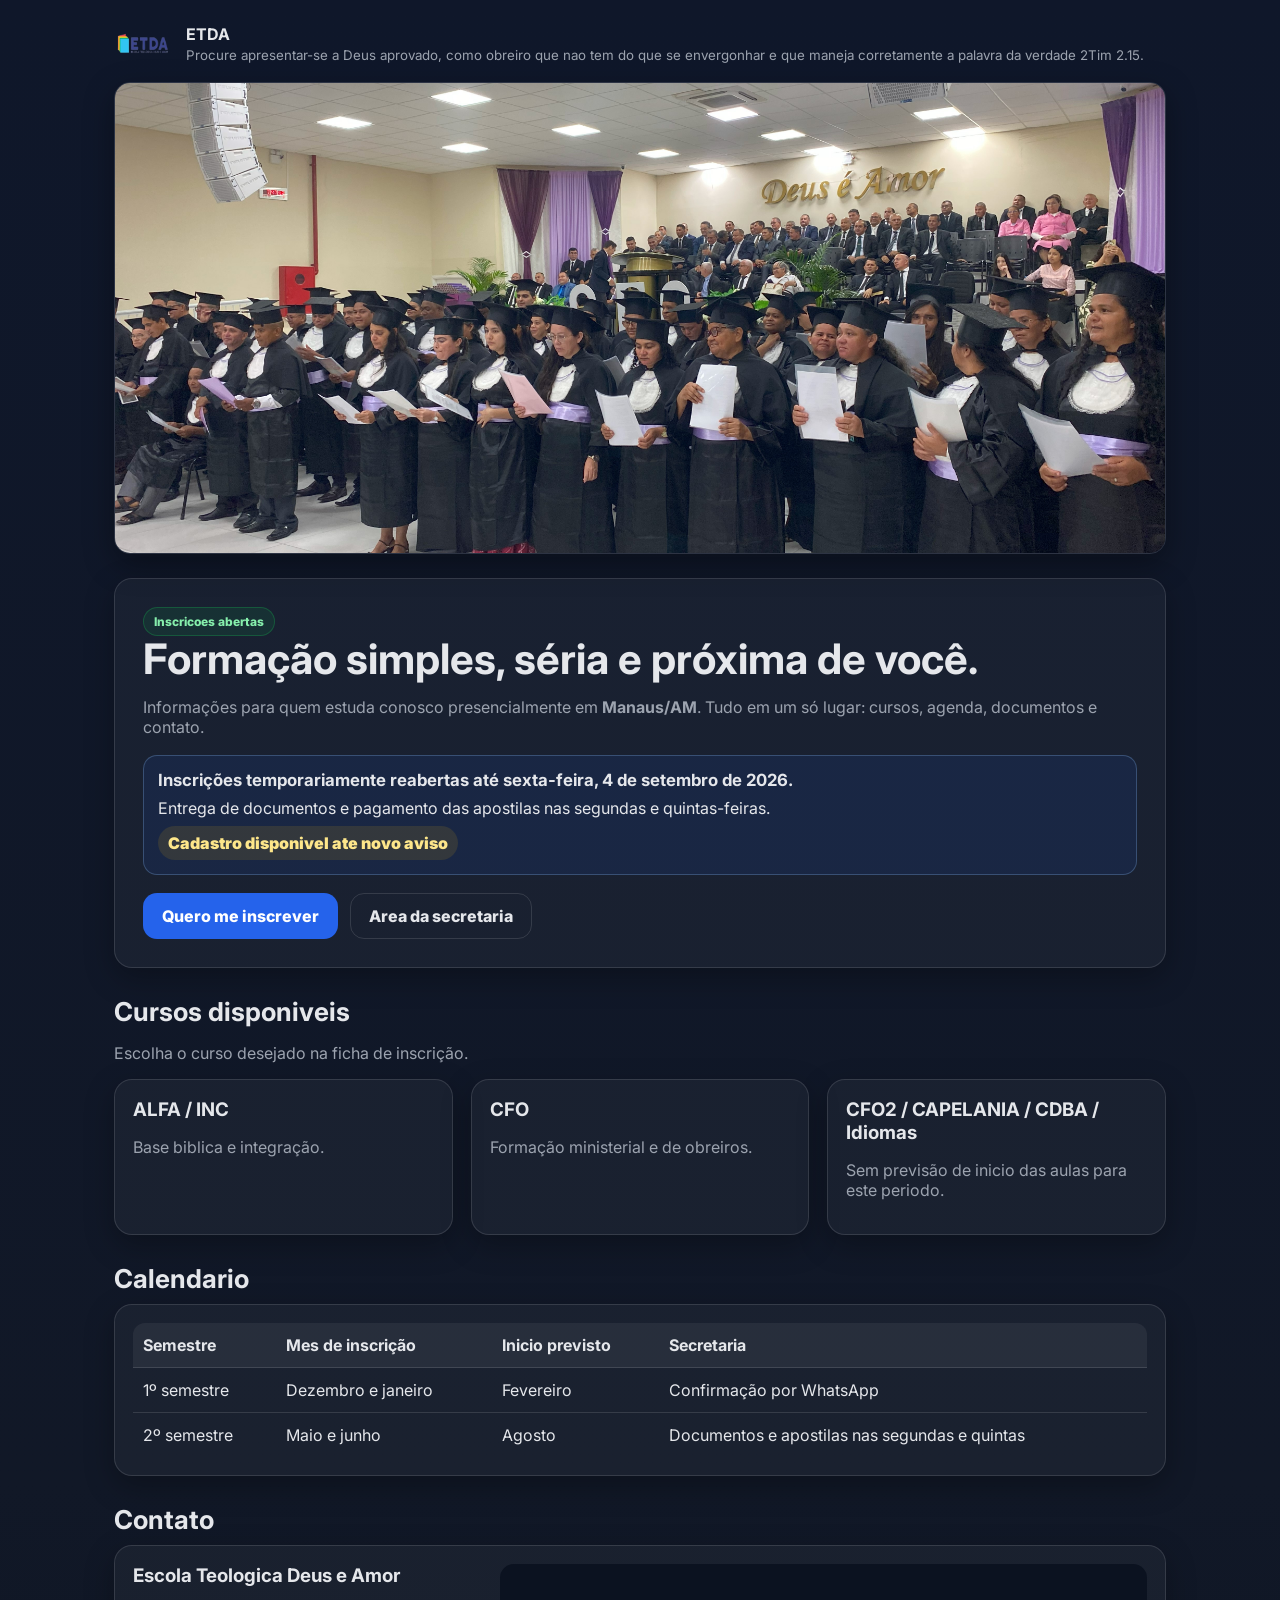
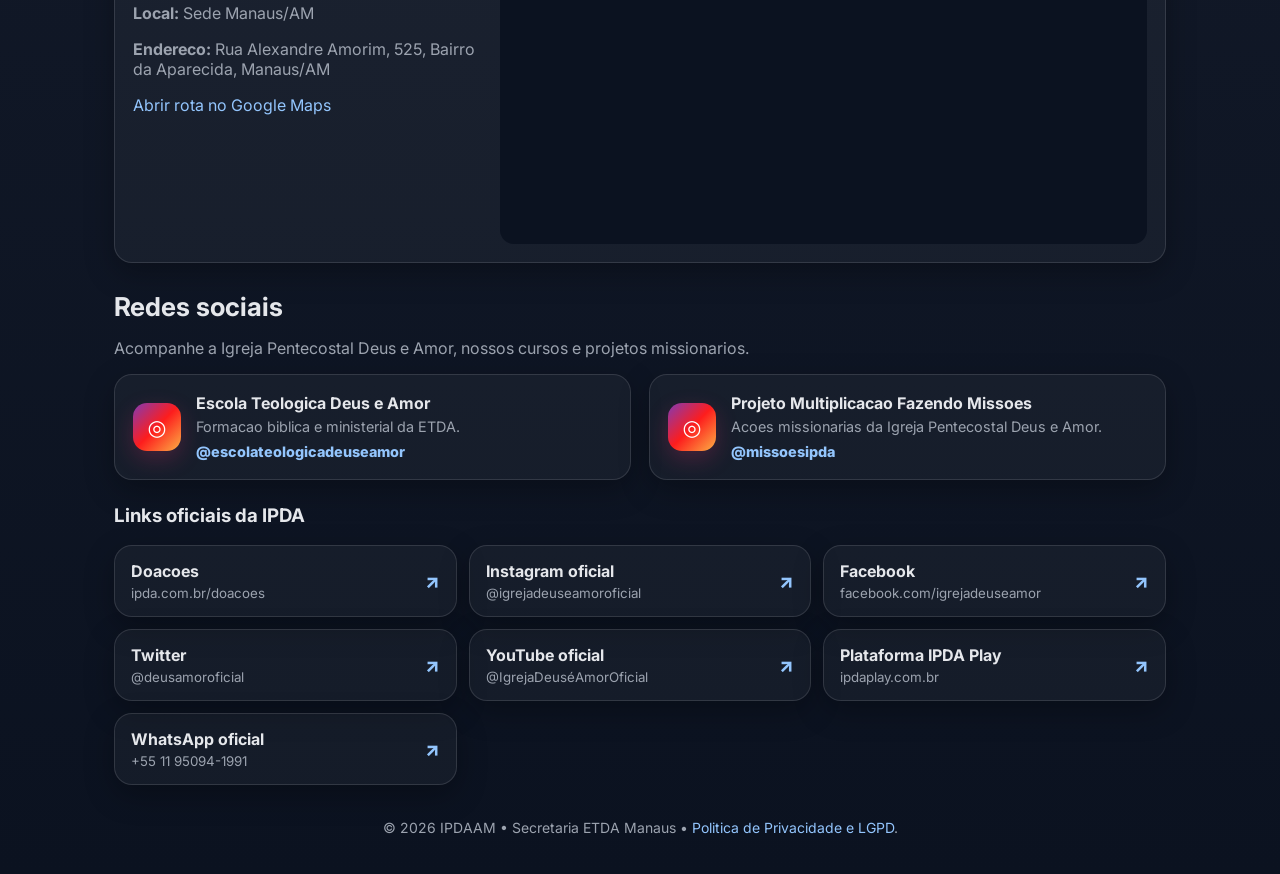
<file: index.html>
<!doctype html>
<html lang="pt-BR">
<head>
  <meta charset="utf-8">
  <meta name="viewport" content="width=device-width, initial-scale=1">
  <title>IPDAAM</title>
  <meta name="description" content="Informacoes dos cursos ETDA Manaus: cursos, calendario, inscricoes e contato.">
  <meta name="theme-color" content="#0f172a">
  <link rel="preconnect" href="https://fonts.gstatic.com" crossorigin>
  <link href="https://fonts.googleapis.com/css2?family=Inter:wght@400;600;800&display=swap" rel="stylesheet">
  <style>
    :root{--bg:#0f172a;--card:#111827;--text:#e5e7eb;--muted:#9ca3af;--brand:#2563eb;--line:rgba(255,255,255,.12);--warn:#ca8a04;--ok:#16a34a;--radius:18px}*{box-sizing:border-box}body{margin:0;font-family:Inter,system-ui,-apple-system,Segoe UI,Arial,sans-serif;background:linear-gradient(180deg,var(--bg),#111827 60%,#0b1220);color:var(--text)}a{color:#93c5fd;text-decoration:none}a:hover{text-decoration:underline}.container{max-width:1100px;margin:auto;padding:24px}header{display:flex;gap:16px;align-items:center;justify-content:space-between}.brand{display:flex;gap:12px;align-items:center}.logo{width:60px;height:auto;object-fit:contain}nav a{margin-left:16px;font-weight:700}.carousel{max-width:1100px;margin:18px auto 24px;border-radius:16px;overflow:hidden;border:1px solid var(--line);box-shadow:0 10px 30px rgba(0,0,0,.35)}.carousel img{display:block;width:100%;max-height:470px;object-fit:cover}.hero{display:grid;grid-template-columns:1.2fr .8fr;gap:24px}.hero-single{grid-template-columns:1fr}.card{background:rgba(255,255,255,.04);border:1px solid var(--line);border-radius:var(--radius);box-shadow:0 10px 30px rgba(0,0,0,.28)}.left{padding:28px}.hero h1{margin:0 0 10px;font-size:42px;line-height:1.08}.hero p,.section p{color:var(--muted)}.registration-panel{display:grid;gap:8px;margin:18px 0;padding:14px;border:1px solid rgba(147,197,253,.26);border-radius:14px;background:rgba(37,99,235,.1)}.registration-panel strong{font-size:1.05rem}.countdown{display:inline-flex;width:max-content;max-width:100%;padding:7px 10px;border-radius:999px;background:rgba(234,179,8,.12);color:#fde68a;font-weight:900}.cta{display:flex;gap:12px;flex-wrap:wrap}.btn{display:inline-block;padding:12px 18px;border-radius:14px;font-weight:800;border:1px solid transparent}.btn.is-disabled{pointer-events:none;opacity:.55}.primary{background:var(--brand);color:white}.secondary{border-color:var(--line);color:var(--text)}.badge{display:inline-block;background:rgba(22,163,74,.12);color:#86efac;padding:6px 10px;border:1px solid rgba(22,163,74,.35);border-radius:999px;font-size:12px;font-weight:800}.badge.closed{background:rgba(180,63,76,.12);color:#fecdd3;border-color:rgba(180,63,76,.35)}.notice{padding:14px;border-left:4px solid var(--warn);background:rgba(234,179,8,.08);border-radius:10px}.section{margin:28px 0}.section h2{margin:0 0 10px;font-size:26px}.grid{display:grid;gap:18px}.cols-3{grid-template-columns:repeat(3,1fr)}.item{padding:18px}.item h3{margin:0 0 6px}table{width:100%;border-collapse:collapse;border-radius:12px;overflow:hidden}th,td{padding:12px 10px;text-align:left}thead{background:rgba(255,255,255,.06)}tbody tr{border-top:1px solid var(--line)}.map-card{display:grid;grid-template-columns:minmax(220px,.7fr) minmax(0,1.3fr);gap:18px;align-items:stretch}.map-card iframe{display:block;width:100%;min-height:280px;border:0;border-radius:14px;background:#0b1220}.footer{margin:34px 0 14px;color:var(--muted);text-align:center;font-size:14px}@media(max-width:900px){header,.hero{display:block}nav{margin-top:16px}.cols-3,.map-card{grid-template-columns:1fr}.hero h1{font-size:34px}}
  </style>
  <style>
    .social-grid{display:grid;grid-template-columns:repeat(2,minmax(0,1fr));gap:18px}
    .social-card{display:flex;align-items:center;gap:15px;padding:18px;color:var(--text);transition:transform .2s ease,border-color .2s ease,background .2s ease}
    .social-card:hover{transform:translateY(-2px);border-color:rgba(147,197,253,.45);background:rgba(255,255,255,.07);text-decoration:none}
    .instagram-icon{display:grid;flex:0 0 48px;place-items:center;width:48px;height:48px;border-radius:14px;background:linear-gradient(135deg,#833ab4,#fd1d1d,#fcb045);color:#fff;font-size:1.35rem;font-weight:800;box-shadow:0 8px 22px rgba(225,48,108,.24)}
    .social-copy{min-width:0}.social-copy strong{display:block;margin-bottom:4px;font-size:1rem}.social-copy span{display:block;color:var(--muted);font-size:.9rem;line-height:1.35}.social-handle{margin-top:5px;color:#93c5fd!important;font-weight:800}
    .official-links{display:grid;grid-template-columns:repeat(3,minmax(0,1fr));gap:12px;margin-top:18px}.official-link{display:flex;align-items:center;justify-content:space-between;gap:12px;min-height:72px;padding:14px 16px;color:var(--text)}.official-link:hover{border-color:rgba(147,197,253,.45);background:rgba(255,255,255,.07);text-decoration:none}.official-link strong{display:block}.official-link small{display:block;margin-top:4px;color:var(--muted);overflow-wrap:anywhere}.official-arrow{color:#93c5fd;font-size:1.2rem;font-weight:800}
    @media(max-width:900px){.official-links{grid-template-columns:repeat(2,minmax(0,1fr))}}@media(max-width:700px){.container{padding:16px}.social-grid,.official-links{grid-template-columns:1fr}.social-card{padding:15px}.instagram-icon{width:44px;height:44px;flex-basis:44px}.section{margin:22px 0}.official-link{min-height:66px}}
  </style>
</head>
<body>
  <div class="container">
    <header>
      <div class="brand">
        <img src="assets/logo/etda.png" alt="Logo ETDA" class="logo">
        <div><strong>ETDA</strong><br><small style="color:var(--muted)">Procure apresentar-se a Deus aprovado, como obreiro que nao tem do que se envergonhar e que maneja corretamente a palavra da verdade 2Tim 2.15.</small></div>
      </div>
    </header>

    <section class="carousel" aria-label="Banner dos cursos">
      <img src="assets/banners/foto1.jpg" alt="Turma ETDA" loading="lazy">
    </section>

    <section class="hero hero-single">
      <div class="left card">
        <span id="registrationBadge" class="badge">Periodo de inscricoes</span>
        <h1>Formação simples, séria e próxima de você.</h1>
        <p>Informações para quem estuda conosco presencialmente em <strong>Manaus/AM</strong>. Tudo em um só lugar: cursos, agenda, documentos e contato.</p>
        <div class="registration-panel">
          <strong>Inscrições temporariamente reabertas até sexta-feira, 4 de setembro de 2026.</strong>
          <span>Entrega de documentos e pagamento das apostilas nas segundas e quintas-feiras.</span>
          <span id="registrationCountdown" class="countdown"></span>
        </div>
        <div class="cta">
          <a id="registrationLink" class="btn primary" href="inscricao.html">Quero me inscrever</a>
          <a class="btn secondary" href="secretaria.html">Area da secretaria</a>
        </div>
      </div>
    </section>

    <section id="cursos" class="section">
      <h2>Cursos disponiveis</h2>
      <p>Escolha o curso desejado na ficha de inscrição.</p>
      <div class="grid cols-3">
        <div class="card item"><h3>ALFA / INC</h3><p>Base biblica e integração.</p></div>
        <div class="card item"><h3>CFO</h3><p>Formação ministerial e de obreiros.</p></div>
        <div class="card item"><h3>CFO2 / CAPELANIA / CDBA / Idiomas</h3><p>Sem previsão de inicio das aulas para este periodo.</p></div>
      </div>
    </section>

    <section id="calendario" class="section">
      <h2>Calendario</h2>
      <div class="card item">
        <table>
          <thead><tr><th>Semestre</th><th>Mes de inscrição</th><th>Inicio previsto</th><th>Secretaria</th></tr></thead>
          <tbody>
            <tr><td>1º semestre</td><td>Dezembro e janeiro</td><td>Fevereiro</td><td>Confirmação por WhatsApp</td></tr>
            <tr><td>2º semestre</td><td>Maio e junho</td><td>Agosto</td><td>Documentos e apostilas nas segundas e quintas</td></tr>
          </tbody>
        </table>
      </div>
    </section>

    <section id="contato" class="section">
      <h2>Contato</h2>
      <div class="card item map-card">
        <div>
          <h3>Escola Teologica Deus e Amor</h3>
          <p><strong>Local:</strong> Sede Manaus/AM</p>
          <p><strong>Endereco:</strong> Rua Alexandre Amorim, 525, Bairro da Aparecida, Manaus/AM</p>
          <p><a href="https://www.google.com/maps/search/?api=1&query=Rua%20Alexandre%20Amorim%20525%20Aparecida%20Manaus%20AM" target="_blank" rel="noopener">Abrir rota no Google Maps</a></p>
        </div>
        <iframe title="Mapa da Escola Teologica Deus e Amor" loading="lazy" allowfullscreen referrerpolicy="no-referrer-when-downgrade" src="https://www.google.com/maps?q=Rua%20Alexandre%20Amorim%2C%20525%2C%20Aparecida%2C%20Manaus%2C%20AM&output=embed"></iframe>
      </div>
    </section>

    <section id="redes-sociais" class="section">
      <h2>Redes sociais</h2>
      <p>Acompanhe a Igreja Pentecostal Deus e Amor, nossos cursos e projetos missionarios.</p>
      <div class="social-grid">
        <a class="card social-card" href="https://www.instagram.com/escolateologicadeuseamor/" target="_blank" rel="noopener noreferrer" aria-label="Instagram da Escola Teologica Deus e Amor">
          <span class="instagram-icon" aria-hidden="true">◎</span>
          <span class="social-copy"><strong>Escola Teologica Deus e Amor</strong><span>Formacao biblica e ministerial da ETDA.</span><span class="social-handle">@escolateologicadeuseamor</span></span>
        </a>
        <a class="card social-card" href="https://www.instagram.com/missoesipda/" target="_blank" rel="noopener noreferrer" aria-label="Instagram do Projeto Multiplicacao Fazendo Missoes">
          <span class="instagram-icon" aria-hidden="true">◎</span>
          <span class="social-copy"><strong>Projeto Multiplicacao Fazendo Missoes</strong><span>Acoes missionarias da Igreja Pentecostal Deus e Amor.</span><span class="social-handle">@missoesipda</span></span>
        </a>
      </div>
      <h3 style="margin:24px 0 8px">Links oficiais da IPDA</h3>
      <div class="official-links">
        <a class="card official-link" href="https://ipda.com.br/doacoes" target="_blank" rel="noopener noreferrer"><span><strong>Doacoes</strong><small>ipda.com.br/doacoes</small></span><span class="official-arrow" aria-hidden="true">↗</span></a>
        <a class="card official-link" href="https://www.instagram.com/igrejadeuseamoroficial/" target="_blank" rel="noopener noreferrer"><span><strong>Instagram oficial</strong><small>@igrejadeuseamoroficial</small></span><span class="official-arrow" aria-hidden="true">↗</span></a>
        <a class="card official-link" href="https://www.facebook.com/igrejadeuseamor/" target="_blank" rel="noopener noreferrer"><span><strong>Facebook</strong><small>facebook.com/igrejadeuseamor</small></span><span class="official-arrow" aria-hidden="true">↗</span></a>
        <a class="card official-link" href="https://twitter.com/deusamoroficial" target="_blank" rel="noopener noreferrer"><span><strong>Twitter</strong><small>@deusamoroficial</small></span><span class="official-arrow" aria-hidden="true">↗</span></a>
        <a class="card official-link" href="https://www.youtube.com/@IgrejaDeus%C3%A9AmorOficial" target="_blank" rel="noopener noreferrer"><span><strong>YouTube oficial</strong><small>@IgrejaDeuséAmorOficial</small></span><span class="official-arrow" aria-hidden="true">↗</span></a>
        <a class="card official-link" href="https://www.ipdaplay.com.br" target="_blank" rel="noopener noreferrer"><span><strong>Plataforma IPDA Play</strong><small>ipdaplay.com.br</small></span><span class="official-arrow" aria-hidden="true">↗</span></a>
        <a class="card official-link" href="https://api.whatsapp.com/send?phone=5511950941991" target="_blank" rel="noopener noreferrer"><span><strong>WhatsApp oficial</strong><small>+55 11 95094-1991</small></span><span class="official-arrow" aria-hidden="true">↗</span></a>
      </div>
    </section>

    <p class="footer">&copy; <span id="year"></span> IPDAAM &bull; Secretaria ETDA Manaus &bull; <a href="privacidade.html">Politica de Privacidade e LGPD</a>.</p>
  </div>
  <script>
const registrationStart = new Date("2026-09-28T00:00:00-04:00");
const registrationEnd = null; // Aberto ate novo aviso.
const badge = document.querySelector("#registrationBadge");
const countdown = document.querySelector("#registrationCountdown");
const registrationLink = document.querySelector("#registrationLink");

function fullDaysUntil(target, now = new Date()) {
  return Math.max(0, Math.ceil((target.getTime() - now.getTime()) / 86400000));
}

function updateRegistrationStatus() {
  const now = new Date();
  if (now < registrationStart) {
    const days = fullDaysUntil(registrationStart, now);
    badge.textContent = "Inscricoes em breve";
    countdown.textContent = `Faltam ${days} dia${days === 1 ? "" : "s"} para abrir`;
    registrationLink.classList.add("is-disabled");
    registrationLink.setAttribute("aria-disabled", "true");
    return;
  }
  if (registrationEnd && now > registrationEnd) {
    badge.textContent = "Inscricoes encerradas";
    badge.classList.add("closed");
    countdown.textContent = "Inscricoes encerradas";
    registrationLink.classList.add("is-disabled");
    registrationLink.setAttribute("aria-disabled", "true");
    return;
  }
  if (!registrationEnd) {
    badge.textContent = "Inscricoes abertas";
    countdown.textContent = "Cadastro disponivel ate novo aviso";
    return;
  }
  const days = fullDaysUntil(registrationEnd, now);
  badge.textContent = "Inscricoes abertas";
  countdown.textContent = `Faltam ${days} dia${days === 1 ? "" : "s"} para o encerramento`;
}

document.getElementById("year").textContent = new Date().getFullYear();
updateRegistrationStatus();
  </script>
</body>
</html>
</file>
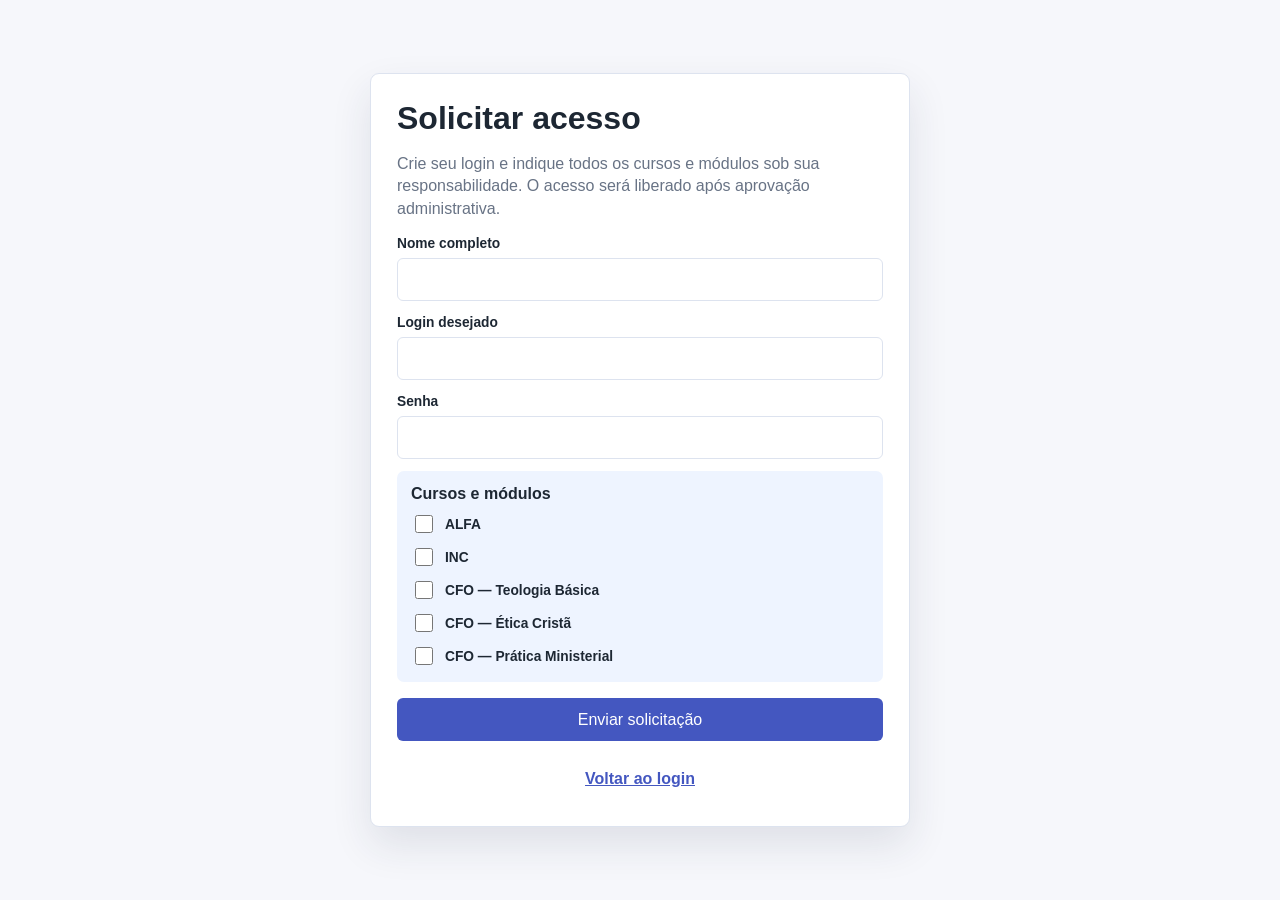
<file: cadastro-presenca.html>
<!doctype html><html lang="pt-BR"><head><meta charset="utf-8"><meta name="viewport" content="width=device-width,initial-scale=1"><title>Solicitar acesso - Presenca ETDA</title><style>
:root{--brand:#4457c0;--bg:#f6f7fb;--line:#dde3ef;--muted:#687385}*{box-sizing:border-box}body{margin:0;min-height:100vh;display:grid;place-items:center;background:var(--bg);font-family:Arial;color:#1d2733}.card{width:min(540px,calc(100% - 24px));padding:26px;border:1px solid var(--line);border-radius:9px;background:#fff;box-shadow:0 18px 40px rgba(37,47,77,.11)}h1{margin:0 0 8px}p{color:var(--muted);line-height:1.4}label{display:grid;gap:7px;margin-top:14px;font-size:.86rem;font-weight:800}input{min-height:43px;padding:10px;border:1px solid var(--line);border-radius:6px;font:inherit}.options{display:grid;gap:9px;margin-top:12px;padding:14px;background:#eef4ff;border-radius:7px}.options label{display:flex;align-items:center;gap:9px;margin:0}.options input{min-height:auto;width:18px;height:18px}button,a{display:flex;align-items:center;justify-content:center;min-height:43px;margin-top:16px;border-radius:6px;font-weight:900}button{width:100%;border:0;background:var(--brand);color:#fff;font:inherit;cursor:pointer}a{color:var(--brand)}.message{font-weight:800}.ok{color:#13834a}.error{color:#b43f4c}</style></head><body><main class="card"><h1>Solicitar acesso</h1><p>Crie seu login e indique todos os cursos e módulos sob sua responsabilidade. O acesso será liberado após aprovação administrativa.</p><form id="form"><label>Nome completo<input id="name" required></label><label>Login desejado<input id="login" required></label><label>Senha<input id="password" type="password" minlength="6" required></label><div class="options"><strong>Cursos e módulos</strong><label><input type="checkbox" data-course="ALFA"> ALFA</label><label><input type="checkbox" data-course="INC"> INC</label><label><input type="checkbox" data-course="CFO" data-module="Teologia Basica"> CFO — Teologia Básica</label><label><input type="checkbox" data-course="CFO" data-module="Etica Crista"> CFO — Ética Cristã</label><label><input type="checkbox" data-course="CFO" data-module="Pratica Ministerial"> CFO — Prática Ministerial</label></div><p id="message" class="message"></p><button type="submit">Enviar solicitação</button></form><a href="presenca.html">Voltar ao login</a></main><script>
const form=document.querySelector('#form'),message=document.querySelector('#message');form.addEventListener('submit',async(e)=>{e.preventDefault();message.textContent='Enviando...';message.className='message';const scopes=[...document.querySelectorAll('[data-course]:checked')].map(i=>({course:i.dataset.course,module:i.dataset.module||''}));try{const r=await fetch('/api/attendance-register',{method:'POST',headers:{'content-type':'application/json','accept':'application/json'},body:JSON.stringify({name:document.querySelector('#name').value,login:document.querySelector('#login').value,password:document.querySelector('#password').value,scopes})});const d=await r.json();if(!r.ok)throw new Error(d.error);message.textContent=d.message;message.className='message ok';form.reset()}catch(err){message.textContent=err.message||'Não foi possível enviar.';message.className='message error'}});
</script></body></html>
</file>
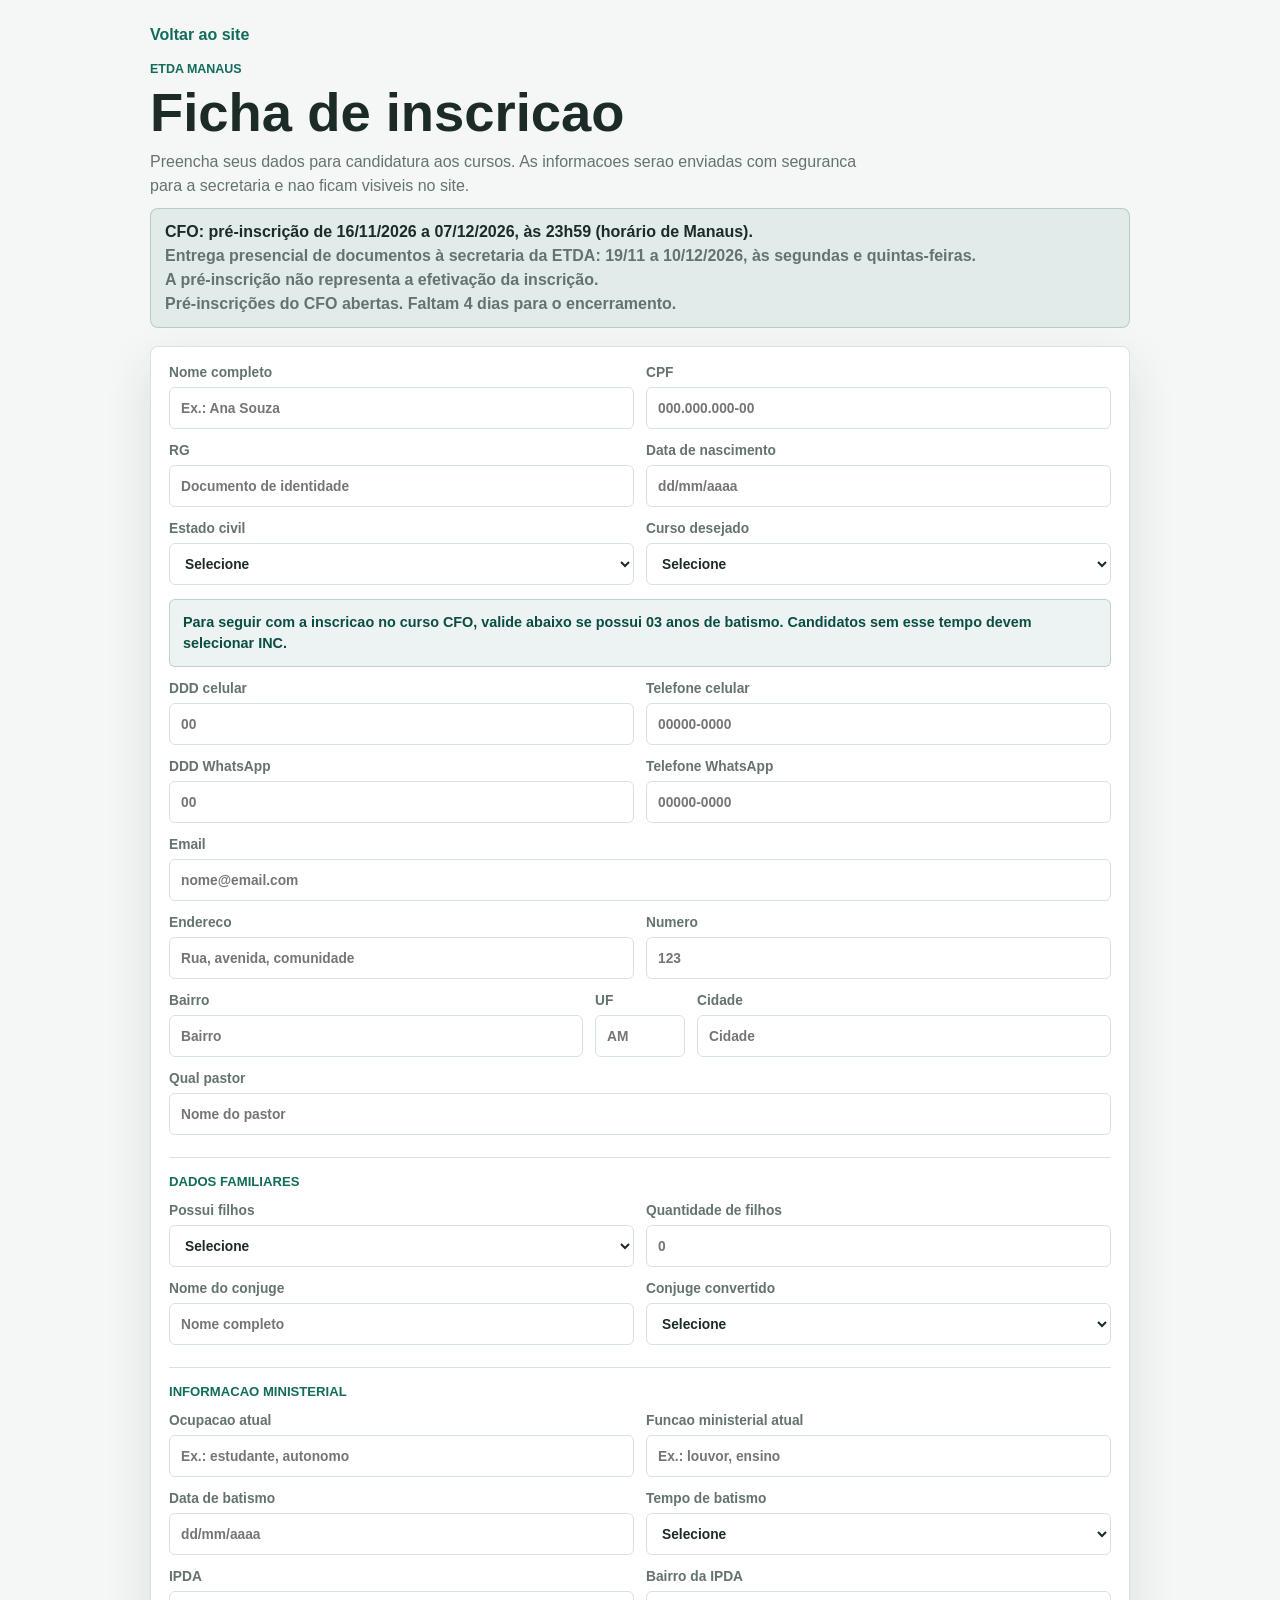
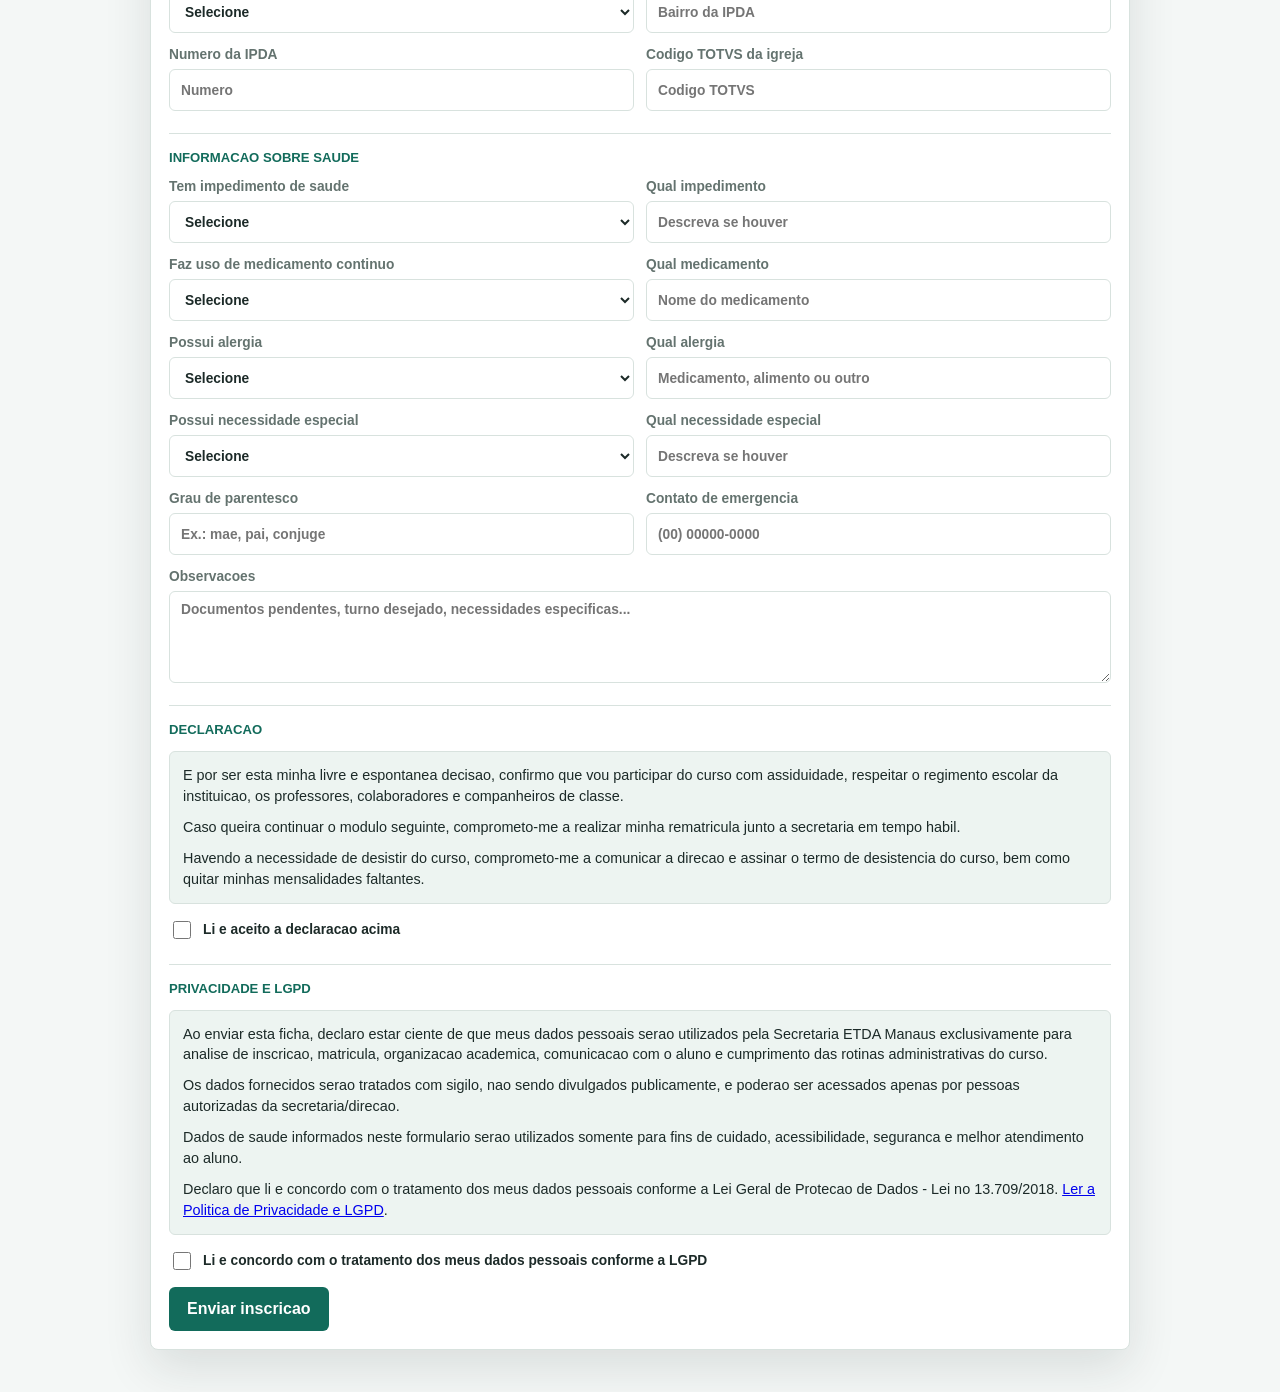
<file: inscricao.html>
<!doctype html>
<html lang="pt-BR">
<head>
  <meta charset="utf-8">
  <meta name="viewport" content="width=device-width, initial-scale=1">
  <title>Inscricao ETDA Manaus</title>
  <style>
    :root{--bg:#f4f7f6;--surface:#fff;--surface-strong:#edf4f1;--text:#1c2a28;--muted:#64736f;--line:#d8e2de;--brand:#126b5b;--brand-dark:#0b4d42;--danger:#b43f4c;--ok:#16784f;--shadow:0 18px 48px rgba(22,44,39,.12)}*{box-sizing:border-box}body{margin:0;min-height:100vh;background:var(--bg);color:var(--text);font-family:Arial,Helvetica,sans-serif}button,input,select,textarea{font:inherit}.page{width:min(980px,calc(100% - 32px));margin:0 auto;padding:26px 0 42px}.back-link{display:inline-block;margin-bottom:18px;color:var(--brand);font-weight:800;text-decoration:none}.hero{display:grid;gap:10px;margin-bottom:18px}.eyebrow{margin:0;color:var(--brand);font-size:.78rem;font-weight:800;text-transform:uppercase}h1,h2{margin:0}h1{font-size:clamp(2rem,5vw,3.4rem);line-height:1}.lead{max-width:720px;margin:0;color:var(--muted);font-size:1rem;line-height:1.5}.registration-notice{display:grid;gap:6px;padding:14px;border:1px solid rgba(18,107,91,.22);border-radius:8px;background:rgba(18,107,91,.08);font-weight:700}.registration-notice.is-closed{border-color:rgba(180,63,76,.25);background:rgba(180,63,76,.08);color:var(--danger)}.registration-notice span{color:var(--muted);font-weight:700}.form-card{display:grid;gap:14px;padding:18px;border:1px solid var(--line);border-radius:8px;background:var(--surface);box-shadow:var(--shadow)}.form-card.is-closed{opacity:.72}.grid-2{display:grid;grid-template-columns:1fr 1fr;gap:12px}.grid-3{display:grid;grid-template-columns:1fr 90px 1fr;gap:12px}.section-title{margin-top:8px;padding-top:16px;border-top:1px solid var(--line);color:var(--brand);font-size:.82rem;font-weight:800;text-transform:uppercase}label{display:grid;gap:7px;color:var(--muted);font-size:.86rem;font-weight:700}input,select,textarea{width:100%;min-height:42px;padding:10px 11px;border:1px solid var(--line);border-radius:6px;background:#fff;color:var(--text);outline:none}textarea{min-height:92px;resize:vertical}input:focus,select:focus,textarea:focus{border-color:var(--brand);box-shadow:0 0 0 3px rgba(18,107,91,.13)}.course-warning{margin:0;padding:12px 13px;border:1px solid rgba(18,107,91,.22);border-radius:6px;background:rgba(18,107,91,.08);color:var(--brand-dark);font-size:.9rem;font-weight:800;line-height:1.45}.declaration-box{display:grid;gap:10px;padding:13px;border:1px solid var(--line);border-radius:6px;background:var(--surface-strong);font-size:.9rem;line-height:1.45}.declaration-box p{margin:0}.check-field{display:flex;gap:9px;align-items:center;color:var(--text)}.check-field input{width:18px;min-height:18px;padding:0}.hp-field{position:absolute;left:-9999px;opacity:0}.actions{display:flex;gap:12px;align-items:center;flex-wrap:wrap}.primary-button{min-height:44px;padding:0 18px;border:0;border-radius:6px;background:var(--brand);color:#fff;cursor:pointer;font-weight:800}.primary-button:hover{background:var(--brand-dark)}.primary-button:disabled{cursor:not-allowed;opacity:.72}.message{display:none;margin:0;padding:12px 14px;border-radius:6px;font-weight:700}.message.is-visible{display:block}.message.ok{border:1px solid rgba(22,120,79,.25);background:rgba(22,120,79,.1);color:var(--ok)}.message.error{border:1px solid rgba(180,63,76,.25);background:rgba(180,63,76,.1);color:var(--danger)}.documents-panel{display:none;padding:16px;border:1px solid rgba(18,107,91,.25);border-radius:8px;background:rgba(18,107,91,.08)}.documents-panel.is-visible{display:block}.documents-panel h2{font-size:1.05rem}.documents-panel p{margin:6px 0 0;color:var(--muted);line-height:1.45}.documents-panel ol{margin:12px 0 0;padding-left:22px;line-height:1.7}@media(max-width:680px){.page{width:min(100% - 20px,980px);padding:16px 0 32px}.grid-2,.grid-3{grid-template-columns:1fr}.actions{display:grid}.primary-button{width:100%}}
    [hidden]{display:none!important}.document-checklist{margin:0;padding:14px;border:1px solid var(--line);border-radius:6px;min-width:0}.document-checklist legend{padding:0 6px;color:var(--brand);font-weight:800}.document-checklist p{margin:0 0 10px;line-height:1.5;color:var(--muted)}.document-checklist .check-field{min-height:44px}.check-field input{flex-shrink:0}.confirmation-protocol{overflow-wrap:anywhere}.whatsapp-button{display:inline-flex;align-items:center;justify-content:center;text-decoration:none;margin-top:14px;padding:12px 18px;height:auto;text-align:center;line-height:1.4}.whatsapp-button:focus-visible{outline:3px solid var(--brand-dark);outline-offset:3px}#confirmationWhatsappLabel{margin-top:14px}#confirmationWhatsappHelp{font-size:.86rem}.documents-panel ul{padding-left:22px;line-height:1.7}
  </style>
</head>
<body>
  <main class="page">
    <a class="back-link" href="index.html">Voltar ao site</a>
    <section class="hero">
      <p class="eyebrow">ETDA Manaus</p>
      <h1>Ficha de inscricao</h1>
      <p class="lead">Preencha seus dados para candidatura aos cursos. As informacoes serao enviadas com seguranca para a secretaria e nao ficam visiveis no site.</p>
      <div id="registrationNotice" class="registration-notice">
        <strong>CFO: pré-inscrição de 16/11/2026 a 07/12/2026, às 23h59 (horário de Manaus).</strong>
        <span>Entrega presencial de documentos à secretaria da ETDA: 19/11 a 10/12/2026, às segundas e quintas-feiras.</span>
        <span>A pré-inscrição não representa a efetivação da inscrição.</span>
        <span id="registrationStatus" aria-live="polite"></span>
      </div>
    </section>

    <form id="candidateForm" class="form-card" autocomplete="on">
      <input id="website" class="hp-field" type="text" tabindex="-1" autocomplete="off">

      <div class="grid-2">
        <label>Nome completo<input id="fullName" type="text" placeholder="Ex.: Ana Souza" required></label>
        <label>CPF<input id="cpf" type="text" inputmode="numeric" placeholder="000.000.000-00" required></label>
      </div>

      <div class="grid-2">
        <label>RG<input id="rg" type="text" placeholder="Documento de identidade"></label>
        <label>Data de nascimento<input id="birthDate" type="text" inputmode="numeric" placeholder="dd/mm/aaaa" required></label>
      </div>

      <div class="grid-2">
        <label>Estado civil<select id="maritalStatus" required><option value="">Selecione</option><option>Solteiro(a)</option><option>Casado(a)</option><option>Divorciado(a)</option><option>Viuvo(a)</option><option>Uniao estavel</option></select></label>
        <label>Curso desejado<select id="grade" required><option value="">Selecione</option><option>ALFA</option><option>CFO</option><option>INC</option><option disabled>CAPELANIA - sem previsao</option><option disabled>CFO2 - sem previsao</option><option disabled>CDBA - sem previsao</option><option disabled>INGLES - sem previsao</option><option disabled>ESPANHOL - sem previsao</option></select></label>
      </div>
      <p class="course-warning">Para seguir com a inscricao no curso CFO, valide abaixo se possui 03 anos de batismo. Candidatos sem esse tempo devem selecionar INC.</p>

      <div class="grid-2">
        <label>DDD celular<input id="mobileDdd" type="text" inputmode="numeric" placeholder="00" maxlength="2"></label>
        <label>Telefone celular<input id="mobilePhone" type="tel" placeholder="00000-0000"></label>
      </div>

      <div class="grid-2">
        <label>DDD WhatsApp<input id="whatsappDdd" type="text" inputmode="numeric" placeholder="00" maxlength="2"></label>
        <label>Telefone WhatsApp<input id="whatsappPhone" type="tel" placeholder="00000-0000"></label>
      </div>

      <label>Email<input id="email" type="email" placeholder="nome@email.com"></label>

      <div class="grid-2">
        <label>Endereco<input id="address" type="text" placeholder="Rua, avenida, comunidade"></label>
        <label>Numero<input id="addressNumber" type="text" placeholder="123"></label>
      </div>

      <div class="grid-3">
        <label>Bairro<input id="neighborhood" type="text" placeholder="Bairro"></label>
        <label>UF<input id="state" type="text" placeholder="AM" maxlength="2"></label>
        <label>Cidade<input id="city" type="text" placeholder="Cidade"></label>
      </div>

      <label>Qual pastor<input id="pastor" type="text" placeholder="Nome do pastor"></label>

      <div class="section-title">Dados familiares</div>
      <div class="grid-2">
        <label>Possui filhos<select id="hasChildren" required><option value="">Selecione</option><option>Sim</option><option>Nao</option></select></label>
        <label>Quantidade de filhos<input id="childrenCount" type="number" min="0" step="1" placeholder="0"></label>
      </div>

      <div class="grid-2">
        <label>Nome do conjuge<input id="spouseName" type="text" placeholder="Nome completo"></label>
        <label>Conjuge convertido<select id="spouseConverted"><option value="">Selecione</option><option>Sim</option><option>Nao</option><option>Nao se aplica</option></select></label>
      </div>

      <div class="section-title">Informacao ministerial</div>
      <div class="grid-2">
        <label>Ocupacao atual<input id="currentOccupation" type="text" placeholder="Ex.: estudante, autonomo"></label>
        <label>Funcao ministerial atual<input id="currentMinistryRole" type="text" placeholder="Ex.: louvor, ensino"></label>
      </div>

      <div class="grid-2">
        <label>Data de batismo<input id="baptismDate" type="text" inputmode="numeric" placeholder="dd/mm/aaaa"></label>
        <label>Tempo de batismo<select id="baptismRequirement"><option value="">Selecione</option><option>03 anos de batismo</option><option>Nao tenho 03 anos de batismo</option></select></label>
      </div>

      <div class="grid-2">
        <label>IPDA<select id="participatesInGroup"><option value="">Selecione</option><option>LOCAL</option><option>ESTADUAL</option><option>REGIONAL</option><option>CENTRAL</option><option>CASA DE ORACAO</option><option>SETORIAL</option></select></label>
        <label>Bairro da IPDA<input id="ipdaNeighborhood" type="text" placeholder="Bairro da IPDA"></label>
      </div>

      <div class="grid-2">
        <label>Numero da IPDA<input id="ipdaNumber" type="text" placeholder="Numero"></label>
        <label>Codigo TOTVS da igreja<input id="totvsCode" type="text" placeholder="Codigo TOTVS"></label>
      </div>

      <div class="section-title">Informacao sobre saude</div>
      <div class="grid-2">
        <label>Tem impedimento de saude<select id="hasHealthRestriction"><option value="">Selecione</option><option>Sim</option><option>Nao</option></select></label>
        <label>Qual impedimento<input id="healthRestriction" type="text" placeholder="Descreva se houver"></label>
      </div>

      <div class="grid-2">
        <label>Faz uso de medicamento continuo<select id="usesContinuousMedication"><option value="">Selecione</option><option>Sim</option><option>Nao</option></select></label>
        <label>Qual medicamento<input id="medicationName" type="text" placeholder="Nome do medicamento"></label>
      </div>

      <div class="grid-2">
        <label>Possui alergia<select id="hasAnyAllergy"><option value="">Selecione</option><option>Sim</option><option>Nao</option></select></label>
        <label>Qual alergia<input id="allergyType" type="text" placeholder="Medicamento, alimento ou outro"></label>
      </div>

      <div class="grid-2">
        <label>Possui necessidade especial<select id="hasSpecialNeed"><option value="">Selecione</option><option>Sim</option><option>Nao</option></select></label>
        <label>Qual necessidade especial<input id="specialNeed" type="text" placeholder="Descreva se houver"></label>
      </div>

      <div class="grid-2">
        <label>Grau de parentesco<input id="emergencyKinship" type="text" placeholder="Ex.: mae, pai, conjuge"></label>
        <label>Contato de emergencia<input id="emergencyContact" type="tel" placeholder="(00) 00000-0000"></label>
      </div>

      <label>Observacoes<textarea id="notes" rows="4" placeholder="Documentos pendentes, turno desejado, necessidades especificas..."></textarea></label>

      <fieldset id="documentsChecklist" class="document-checklist" hidden disabled>
        <legend>Documentos necessários</legend>
        <p>Marque os documentos que você já possui. Documentos pendentes não impedem a pré-inscrição no CFO.</p>
        <div class="grid-2">
          <label class="check-field"><input type="checkbox" data-document="rg">RG</label>
          <label class="check-field"><input type="checkbox" data-document="cpf">CPF</label>
          <label class="check-field"><input type="checkbox" data-document="civilStatusCertificate">Certidão de estado civil</label>
          <label class="check-field"><input type="checkbox" data-document="criminalRecordCertificate">Atestado de antecedentes criminais</label>
          <label class="check-field"><input type="checkbox" data-document="recommendationLetter">Carta de recomendação</label>
          <label class="check-field"><input type="checkbox" data-document="proofOfResidence">Comprovante de residência</label>
        </div>
        <p>Entrega presencial: 19/11 a 10/12/2026, às segundas e quintas-feiras.</p>
        <label class="check-field"><input id="documentsAcknowledged" type="checkbox">Declaro estar ciente de que devo apresentar a documentação exigida à secretaria da ETDA no período informado.</label>
      </fieldset>

      <div class="section-title">Declaracao</div>
      <div class="declaration-box">
        <p>E por ser esta minha livre e espontanea decisao, confirmo que vou participar do curso com assiduidade, respeitar o regimento escolar da instituicao, os professores, colaboradores e companheiros de classe.</p>
        <p>Caso queira continuar o modulo seguinte, comprometo-me a realizar minha rematricula junto a secretaria em tempo habil.</p>
        <p>Havendo a necessidade de desistir do curso, comprometo-me a comunicar a direcao e assinar o termo de desistencia do curso, bem como quitar minhas mensalidades faltantes.</p>
      </div>
      <label class="check-field"><input id="declarationAccepted" type="checkbox" required>Li e aceito a declaracao acima</label>

      <div class="section-title">Privacidade e LGPD</div>
      <div class="declaration-box">
        <p>Ao enviar esta ficha, declaro estar ciente de que meus dados pessoais serao utilizados pela Secretaria ETDA Manaus exclusivamente para analise de inscricao, matricula, organizacao academica, comunicacao com o aluno e cumprimento das rotinas administrativas do curso.</p>
        <p>Os dados fornecidos serao tratados com sigilo, nao sendo divulgados publicamente, e poderao ser acessados apenas por pessoas autorizadas da secretaria/direcao.</p>
        <p>Dados de saude informados neste formulario serao utilizados somente para fins de cuidado, acessibilidade, seguranca e melhor atendimento ao aluno.</p>
        <p>Declaro que li e concordo com o tratamento dos meus dados pessoais conforme a Lei Geral de Protecao de Dados - Lei no 13.709/2018. <a href="privacidade.html" target="_blank" rel="noopener">Ler a Politica de Privacidade e LGPD</a>.</p>
      </div>
      <label class="check-field"><input id="lgpdAccepted" type="checkbox" required>Li e concordo com o tratamento dos meus dados pessoais conforme a LGPD</label>

      <p id="formMessage" class="message" aria-live="polite"></p>
      <section id="confirmationPanel" class="documents-panel" aria-labelledby="confirmationTitle" tabindex="-1">
        <h2 id="confirmationTitle">Pré-inscrição no CFO registrada com sucesso</h2>
        <p class="confirmation-protocol">Protocolo: <strong id="confirmationProtocol"></strong></p>
        <p>Entrega presencial dos documentos à secretaria da ETDA: <strong>19/11 a 10/12/2026</strong>.<br>Atendimento às segundas e quintas-feiras: 19, 23, 26 e 30/11; 03, 07 e 10/12/2026.</p>
        <p>Atenção: a pré-inscrição não representa a efetivação da inscrição. A documentação deverá ser apresentada à secretaria da ETDA para conferência.</p>
        <p><strong>Documentos pendentes:</strong></p>
        <ul id="pendingDocuments"></ul>
        <label id="confirmationWhatsappLabel" hidden>Seu número de WhatsApp com DDD<input id="confirmationWhatsapp" type="tel" autocomplete="tel" placeholder="(92) 99999-9999" aria-describedby="confirmationWhatsappHelp"></label>
        <p id="confirmationWhatsappHelp" hidden>Informe seu próprio número para abrir as orientações. Esse campo é opcional e não altera sua pré-inscrição.</p>
        <a id="whatsappGuidance" class="primary-button whatsapp-button" target="_blank" rel="noopener noreferrer" hidden>Receber orientações pelo WhatsApp</a>
        <p>O WhatsApp será aberto com a mensagem preenchida. O envio será feito por você.</p>
      </section>
      <section id="documentsPanel" class="documents-panel" aria-live="polite">
        <h2>DOCUMENTOS NECESSARIOS PARA MATRICULA</h2>
        <p>Apresente estes documentos na secretaria para validar sua matricula apos o pre-cadastro.</p>
        <ol>
          <li>Copia do RG ou documento oficial com foto</li>
          <li>Copia do CPF</li>
          <li>Comprovante de residencia atualizado</li>
          <li>Certidao de nascimento ou casamento</li>
          <li>Foto 3x4 recente</li>
          <li>Comprovante de batismo, se houver</li>
          <li>Carta de recomendacao pastoral, se exigida</li>
          <li>Ficha de matricula preenchida e assinada</li>
          <li>Termo de compromisso assinado</li>
          <li>Comprovante de pagamento da matricula, se houver taxa</li>
        </ol>
      </section>
      <div class="actions">
        <button id="submitButton" class="primary-button" type="submit">Enviar inscricao</button>
      </div>
    </form>
  </main>

  <script>
const timeZone = "America/Manaus";
const form = document.querySelector("#candidateForm");
const submitButton = document.querySelector("#submitButton");
const formMessage = document.querySelector("#formMessage");
const documentsPanel = document.querySelector("#documentsPanel");
const confirmationPanel = document.querySelector("#confirmationPanel");
const documentsChecklist = document.querySelector("#documentsChecklist");
const documentsAcknowledged = document.querySelector("#documentsAcknowledged");
const documentInputs = Array.from(document.querySelectorAll("[data-document]"));
const documentLabels = {
  rg: "RG",
  cpf: "CPF",
  civilStatusCertificate: "Certidão de estado civil",
  criminalRecordCertificate: "Atestado de antecedentes criminais",
  recommendationLetter: "Carta de recomendação",
  proofOfResidence: "Comprovante de residência",
};
const whatsappGuidance = document.querySelector("#whatsappGuidance");
const confirmationWhatsapp = document.querySelector("#confirmationWhatsapp");
let guidanceMessage = "";
let isSubmitting = false;
let submitted = false;
const submissionKey = crypto.randomUUID();
const registrationNotice = document.querySelector("#registrationNotice");
const registrationStatus = document.querySelector("#registrationStatus");
const publicApiUrl = location.protocol === "file:" || location.hostname === "ipdaam.com.br"
  ? "https://matriculasetdaam.pages.dev/api/public-enrollments"
  : "/api/public-enrollments";
const registrationStart = new Date("2026-11-16T00:00:00-04:00");
const registrationClose = new Date("2026-12-08T00:00:00-04:00");
const registrationPeriod = "";
const fieldIds = ["fullName","cpf","rg","birthDate","maritalStatus","grade","mobileDdd","mobilePhone","whatsappDdd","whatsappPhone","email","address","addressNumber","neighborhood","state","city","pastor","hasChildren","childrenCount","spouseName","spouseConverted","currentOccupation","currentMinistryRole","baptismDate","baptismRequirement","participatesInGroup","ipdaNeighborhood","ipdaNumber","totvsCode","hasHealthRestriction","healthRestriction","usesContinuousMedication","medicationName","hasAnyAllergy","allergyType","hasSpecialNeed","specialNeed","emergencyKinship","emergencyContact","notes"];
const fields = Object.fromEntries(fieldIds.map((id) => [id, document.querySelector(`#${id}`)]));
fields.declarationAccepted = document.querySelector("#declarationAccepted");
fields.lgpdAccepted = document.querySelector("#lgpdAccepted");
const courseOptions = Array.from(fields.grade.options);
const availableCourseValues = courseOptions.filter((option) => !option.disabled && option.value).map((option) => option.value);
const baptismRequirementForCfo = "03 anos de batismo";
const noCfoBaptismRequirement = "Nao tenho 03 anos de batismo";

function fullDaysUntil(target, now = new Date()) {
  return Math.max(0, Math.ceil((target.getTime() - now.getTime()) / 86400000));
}

function getRegistrationStatus(course = fields.grade.value) {
  const now = new Date();
  // Other courses keep their previously configured registration window.
  if (course && course !== "CFO") {
    const open = now >= new Date("2026-09-01T00:00:00-04:00") && now < new Date("2026-09-05T00:00:00-04:00");
    return { open, message: open ? "Inscricoes abertas." : "Este curso mantém o período anterior de inscrição: 01/09 a 04/09/2026." };
  }
  if (now < registrationStart) {
    const days = fullDaysUntil(registrationStart, now);
    return {
      open: false,
      message: `As pré-inscrições do CFO iniciam em 16/11/2026. Faltam ${days} dia${days === 1 ? "" : "s"}.`,
    };
  }
  if (now >= registrationClose) {
    return {
      open: false,
      message: "Pré-inscrições do CFO encerradas em 07/12/2026, às 23h59 (horário de Manaus).",
    };
  }
  const days = fullDaysUntil(registrationClose, now);
  return {
    open: true,
    message: `Pré-inscrições do CFO abertas. Faltam ${days} dia${days === 1 ? "" : "s"} para o encerramento.`,
  };
}

function applyRegistrationStatus() {
  const status = getRegistrationStatus();
  registrationStatus.textContent = status.message;
  registrationNotice.classList.toggle("is-closed", !status.open);
  form.classList.toggle("is-closed", !status.open);
  submitButton.disabled = !status.open || isSubmitting || submitted;
  submitButton.textContent = submitted ? "Pré-inscrição enviada" : isSubmitting ? "Enviando..." : status.open ? "Enviar inscricao" : "Inscricoes fechadas";
  const isCfo = fields.grade.value === "CFO";
  documentsChecklist.hidden = !isCfo;
  documentsChecklist.disabled = !isCfo;
  documentsAcknowledged.required = isCfo;
}

function showMessage(type, text) {
  formMessage.className = `message ${type} is-visible`;
  formMessage.textContent = text;
}

function getAvailableCourseOptions() {
  return courseOptions.filter((option) => availableCourseValues.includes(option.value));
}

function applyCourseEligibility() {
  const hasThreeYears = fields.baptismRequirement.value === baptismRequirementForCfo;
  const hasLessThanThreeYears = fields.baptismRequirement.value === noCfoBaptismRequirement;
  getAvailableCourseOptions().forEach((option) => {
    option.disabled = hasLessThanThreeYears
      ? option.value !== "INC"
      : option.value === "CFO" && !hasThreeYears;
  });

  if ((fields.grade.value === "CFO" && !hasThreeYears) || (hasLessThanThreeYears && fields.grade.value !== "INC")) {
    fields.grade.value = hasLessThanThreeYears ? "INC" : "";
    showMessage("error", hasLessThanThreeYears
      ? "Para candidatos sem 03 anos de batismo, a opcao disponivel e somente INC."
      : "Para continuar em CFO, selecione a opcao 03 anos de batismo.");
  }
}

function validateCourseEligibility(data) {
  if (data.grade === "CFO" && data.baptismRequirement !== baptismRequirementForCfo) {
    throw new Error("Para continuar em CFO, selecione a opcao 03 anos de batismo.");
  }

  if (data.baptismRequirement === noCfoBaptismRequirement && data.grade !== "INC") {
    throw new Error("Para candidatos sem 03 anos de batismo, a opcao disponivel e somente INC.");
  }
}

function getTodayDate() {
  const parts = new Intl.DateTimeFormat("en-CA", {
    timeZone,
    year: "numeric",
    month: "2-digit",
    day: "2-digit",
  }).formatToParts(new Date());
  const date = Object.fromEntries(parts.map((part) => [part.type, part.value]));
  return `${date.year}-${date.month}-${date.day}`;
}

function getEnrollmentPeriodFromDate(value = getTodayDate()) {
  const text = String(value || "").trim();
  let year = "";
  let month = "";

  if (/^\d{4}-\d{2}-\d{2}/.test(text)) {
    [year, month] = text.split("-");
  } else if (/^\d{2}\/\d{2}\/\d{4}$/.test(text)) {
    const parts = text.split("/");
    year = parts[2];
    month = parts[1];
  }

  if (!year || !month) {
    [year, month] = getTodayDate().split("-");
  }

  return `${year} - ${Number(month) >= 6 ? "2º semestre" : "1º semestre"}`;
}

function formatDate(value) {
  const clean = value.trim();
  if (!clean || /^\d{2}\/\d{2}\/\d{4}$/.test(clean)) return clean;
  if (/^\d{4}-\d{2}-\d{2}$/.test(clean)) {
    const [year, month, day] = clean.split("-");
    return `${day}/${month}/${year}`;
  }
  return clean;
}

function maskDateInput(input) {
  const numbers = input.value.replace(/\D/g, "").slice(0, 8);
  const parts = [];
  if (numbers.length > 0) parts.push(numbers.slice(0, 2));
  if (numbers.length > 2) parts.push(numbers.slice(2, 4));
  if (numbers.length > 4) parts.push(numbers.slice(4, 8));
  input.value = parts.join("/");
}

function getFormData() {
  const data = {};
  Object.entries(fields).forEach(([key, field]) => {
    if (key === "declarationAccepted" || key === "lgpdAccepted") return;
    data[key] = field.value.trim();
  });

  data.submissionKey = submissionKey;
  data.status = "Em espera";
  data.enrollmentDate = formatDate(getTodayDate());
  data.enrollmentPeriod = registrationPeriod || getEnrollmentPeriodFromDate(getTodayDate());
  data.birthDate = formatDate(fields.birthDate.value);
  data.baptismDate = formatDate(fields.baptismDate.value);
  data.state = fields.state.value.trim().toUpperCase();
  data.declarationAccepted = fields.declarationAccepted.checked;
  data.declarationAcceptedDate = getTodayDate();
  data.lgpdAccepted = fields.lgpdAccepted.checked;
  data.lgpdAcceptedDate = getTodayDate();
  data.source = "public_form";
  if (data.grade === "CFO") {
    data.documentsChecklist = Object.fromEntries(documentInputs.map((input) => [input.dataset.document, input.checked]));
    data.documentsAcknowledged = documentsAcknowledged.checked;
    if (!data.documentsAcknowledged) throw new Error("Confirme a apresentação da documentação à secretaria da ETDA.");
  }
  validateCourseEligibility(data);
  return data;
}

async function submitEnrollment(data) {
  let response;
  try {
    response = await fetch(publicApiUrl, {
      method: "POST",
      headers: {
        accept: "application/json",
        "content-type": "application/json",
      },
      body: JSON.stringify(data),
    });
  } catch {
    throw new Error("Nao foi possivel conectar ao servidor. Abra a ficha pelo site publicado e tente novamente.");
  }

  const body = await response.json().catch(() => ({}));
  if (!response.ok || body.ok !== true || !body.id || body.protocol !== body.id) {
    throw new Error(body.error || "Nao foi possivel enviar a inscricao.");
  }

  return body;
}

function normalizeWhatsappNumber(value) {
  let number = String(value || "").replace(/\D/g, "");
  if (number.length === 10 || number.length === 11) number = `55${number}`;
  return /^55[1-9]\d(?:\d{8}|\d{9})$/.test(number) ? number : "";
}

function updateWhatsappGuidance() {
  const number = normalizeWhatsappNumber(confirmationWhatsapp.value);
  whatsappGuidance.hidden = !number;
  if (number) whatsappGuidance.href = `https://wa.me/${number}?text=${encodeURIComponent(guidanceMessage)}`;
  else whatsappGuidance.removeAttribute("href");
}

function showCfoConfirmation(result, data) {
  document.querySelector("#confirmationProtocol").textContent = result.protocol;
  const pending = Object.entries(documentLabels).filter(([key]) => result.documentsChecklist?.[key] !== true).map(([, label]) => label);
  const pendingList = document.querySelector("#pendingDocuments");
  pendingList.replaceChildren();
  (pending.length ? pending : ["Nenhum documento pendente."]).forEach((label) => {
    const item = document.createElement("li");
    item.textContent = label;
    pendingList.append(item);
  });
  guidanceMessage = `A Paz do Senhor Jesus!

Sua pré-inscrição no CFO foi registrada com sucesso.

Protocolo: ${result.protocol}

Entrega dos documentos:
19/11 a 10/12/2026.
Atendimento às segundas e quintas-feiras.

Documentos necessários:
RG, CPF, certidão de estado civil, atestado de antecedentes criminais, carta de recomendação e comprovante de residência.

Documentos pendentes:
${pending.length ? pending.join(", ") : "Nenhum documento pendente."}

Atenção: a pré-inscrição não representa a efetivação da inscrição. A documentação deverá ser apresentada à secretaria da ETDA para conferência.

Deus abençoe!`;
  confirmationWhatsapp.value = data.whatsappPhone ? `${data.whatsappDdd}${data.whatsappPhone}` : `${data.mobileDdd}${data.mobilePhone}`;
  const needsNumber = !normalizeWhatsappNumber(confirmationWhatsapp.value);
  document.querySelector("#confirmationWhatsappLabel").hidden = !needsNumber;
  document.querySelector("#confirmationWhatsappHelp").hidden = !needsNumber;
  updateWhatsappGuidance();
  confirmationPanel.classList.add("is-visible");
  confirmationPanel.focus();
}

form.addEventListener("submit", async (event) => {
  event.preventDefault();
  if (isSubmitting || submitted) return;
  formMessage.className = "message";
  documentsPanel.classList.remove("is-visible");
  const registration = getRegistrationStatus();
  if (!registration.open) {
    showMessage("error", registration.message);
    submitButton.disabled = true;
    submitButton.textContent = "Inscricoes fechadas";
    return;
  }

  if (document.querySelector("#website").value) {
    showMessage("error", "Não foi possível enviar a pré-inscrição. Recarregue a página e tente novamente.");
    return;
  }

  isSubmitting = true;
  submitButton.disabled = true;
  submitButton.textContent = "Enviando...";

  try {
    const data = getFormData();
    const result = await submitEnrollment(data);
    submitted = true;
    showMessage("ok", "Pré-inscrição registrada com sucesso. Apresente a documentação à secretaria da ETDA para conferência.");
    form.reset();
    if (data.grade === "CFO") showCfoConfirmation(result, data);
    else documentsPanel.classList.add("is-visible");
    applyCourseEligibility();
  } catch (error) {
    showMessage("error", error.message);
  } finally {
    isSubmitting = false;
    applyRegistrationStatus();
  }
});

[fields.birthDate, fields.baptismDate].forEach((field) => {
  field.addEventListener("input", () => maskDateInput(field));
});
confirmationWhatsapp.addEventListener("input", updateWhatsappGuidance);
fields.grade.addEventListener("change", () => { applyCourseEligibility(); applyRegistrationStatus(); });
fields.baptismRequirement.addEventListener("change", () => { applyCourseEligibility(); applyRegistrationStatus(); });
setInterval(applyRegistrationStatus, 1000);
window.addEventListener("focus", applyRegistrationStatus);
document.addEventListener("visibilitychange", applyRegistrationStatus);
applyRegistrationStatus();
applyCourseEligibility();
  </script>
</body>
</html>
</file>
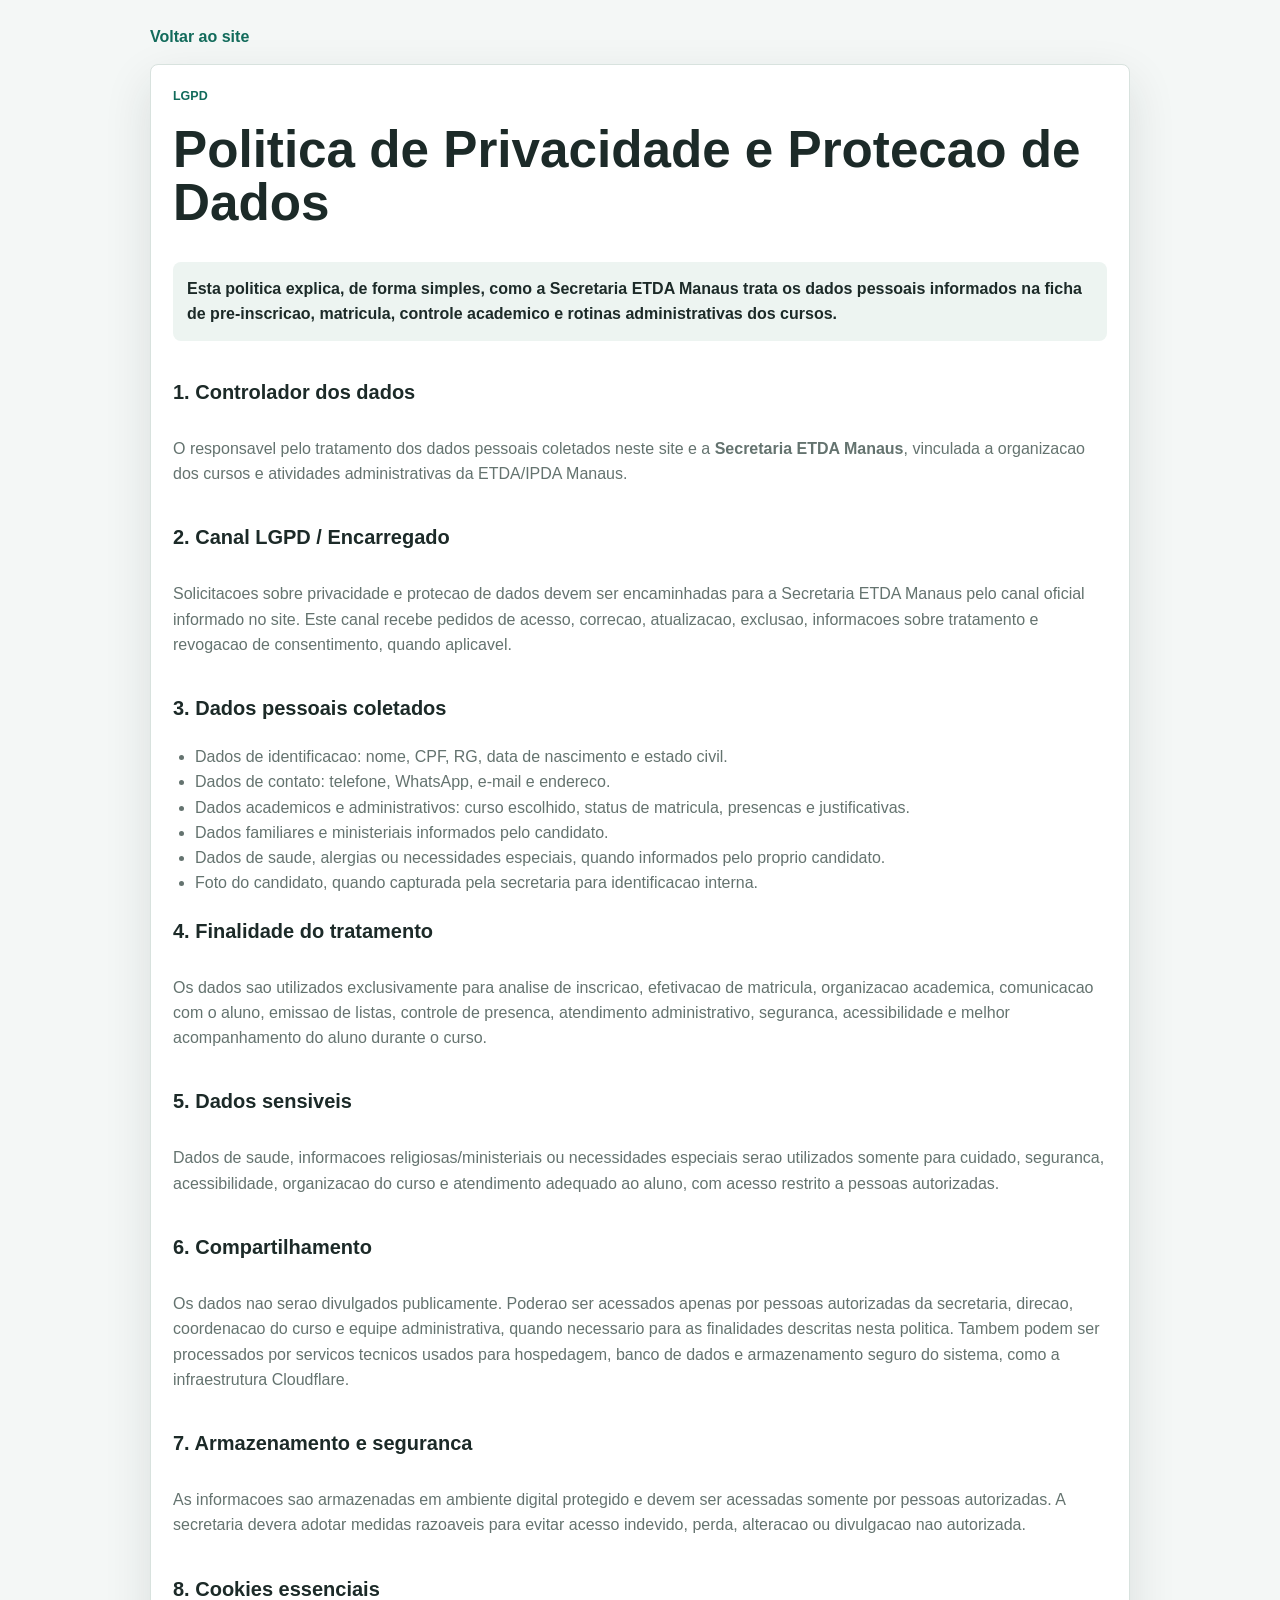
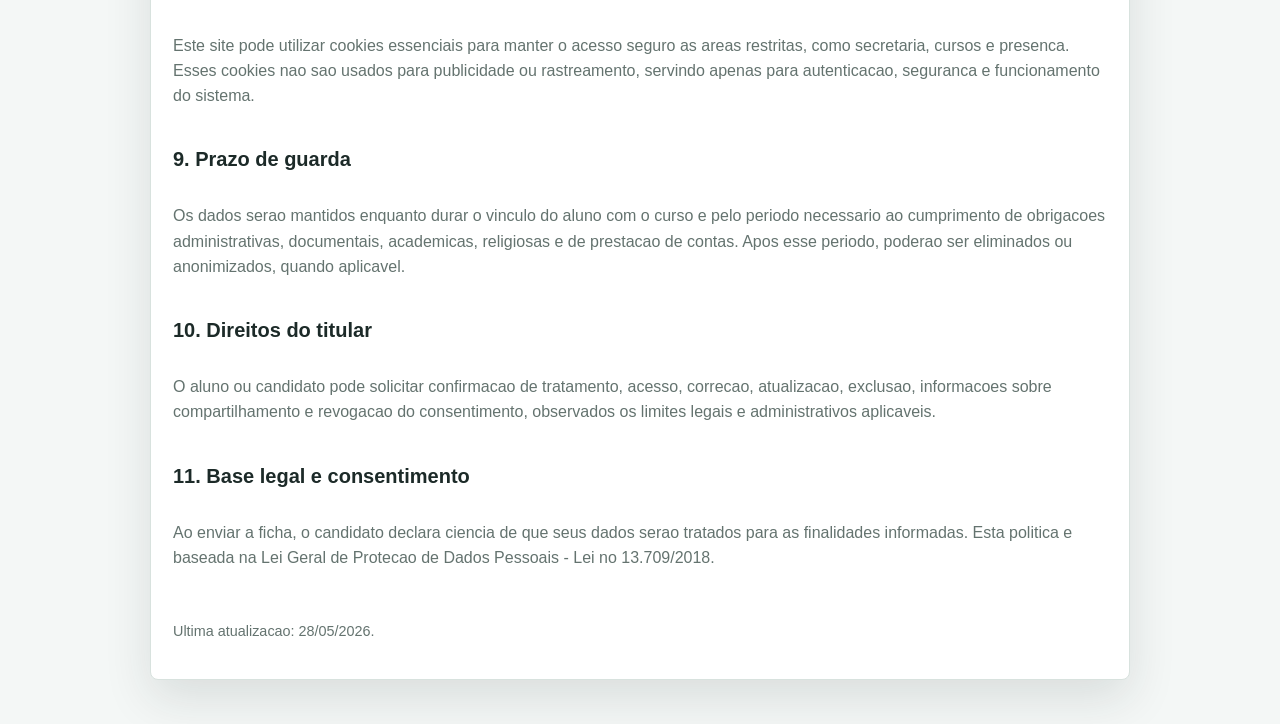
<file: privacidade.html>
<!doctype html>
<html lang="pt-BR">
<head>
  <meta charset="utf-8">
  <meta name="viewport" content="width=device-width, initial-scale=1">
  <title>Politica de Privacidade e LGPD - ETDA Manaus</title>
  <style>
    :root{--bg:#f4f7f6;--surface:#fff;--text:#1c2a28;--muted:#64736f;--line:#d8e2de;--brand:#126b5b;--shadow:0 18px 48px rgba(22,44,39,.12)}*{box-sizing:border-box}body{margin:0;min-height:100vh;background:var(--bg);color:var(--text);font-family:Arial,Helvetica,sans-serif}.page{width:min(980px,calc(100% - 32px));margin:0 auto;padding:28px 0 44px}.back-link{display:inline-block;margin-bottom:18px;color:var(--brand);font-weight:800;text-decoration:none}.card{display:grid;gap:16px;padding:22px;border:1px solid var(--line);border-radius:8px;background:var(--surface);box-shadow:var(--shadow)}.eyebrow{margin:0;color:var(--brand);font-size:.78rem;font-weight:800;text-transform:uppercase}h1{margin:0;font-size:clamp(2rem,5vw,3.2rem);line-height:1.05}h2{margin:8px 0 0;font-size:1.25rem}p,li{color:var(--muted);line-height:1.58}ul{margin:8px 0 0;padding-left:22px}.notice{padding:14px;border-radius:8px;background:#edf4f1;color:var(--text);font-weight:700}.footer{margin-top:18px;color:var(--muted);font-size:.9rem}
  </style>
</head>
<body>
  <main class="page">
    <a class="back-link" href="index.html">Voltar ao site</a>
    <article class="card">
      <p class="eyebrow">LGPD</p>
      <h1>Politica de Privacidade e Protecao de Dados</h1>
      <p class="notice">Esta politica explica, de forma simples, como a Secretaria ETDA Manaus trata os dados pessoais informados na ficha de pre-inscricao, matricula, controle academico e rotinas administrativas dos cursos.</p>

      <h2>1. Controlador dos dados</h2>
      <p>O responsavel pelo tratamento dos dados pessoais coletados neste site e a <strong>Secretaria ETDA Manaus</strong>, vinculada a organizacao dos cursos e atividades administrativas da ETDA/IPDA Manaus.</p>

      <h2>2. Canal LGPD / Encarregado</h2>
      <p>Solicitacoes sobre privacidade e protecao de dados devem ser encaminhadas para a Secretaria ETDA Manaus pelo canal oficial informado no site. Este canal recebe pedidos de acesso, correcao, atualizacao, exclusao, informacoes sobre tratamento e revogacao de consentimento, quando aplicavel.</p>

      <h2>3. Dados pessoais coletados</h2>
      <ul>
        <li>Dados de identificacao: nome, CPF, RG, data de nascimento e estado civil.</li>
        <li>Dados de contato: telefone, WhatsApp, e-mail e endereco.</li>
        <li>Dados academicos e administrativos: curso escolhido, status de matricula, presencas e justificativas.</li>
        <li>Dados familiares e ministeriais informados pelo candidato.</li>
        <li>Dados de saude, alergias ou necessidades especiais, quando informados pelo proprio candidato.</li>
        <li>Foto do candidato, quando capturada pela secretaria para identificacao interna.</li>
      </ul>

      <h2>4. Finalidade do tratamento</h2>
      <p>Os dados sao utilizados exclusivamente para analise de inscricao, efetivacao de matricula, organizacao academica, comunicacao com o aluno, emissao de listas, controle de presenca, atendimento administrativo, seguranca, acessibilidade e melhor acompanhamento do aluno durante o curso.</p>

      <h2>5. Dados sensiveis</h2>
      <p>Dados de saude, informacoes religiosas/ministeriais ou necessidades especiais serao utilizados somente para cuidado, seguranca, acessibilidade, organizacao do curso e atendimento adequado ao aluno, com acesso restrito a pessoas autorizadas.</p>

      <h2>6. Compartilhamento</h2>
      <p>Os dados nao serao divulgados publicamente. Poderao ser acessados apenas por pessoas autorizadas da secretaria, direcao, coordenacao do curso e equipe administrativa, quando necessario para as finalidades descritas nesta politica. Tambem podem ser processados por servicos tecnicos usados para hospedagem, banco de dados e armazenamento seguro do sistema, como a infraestrutura Cloudflare.</p>

      <h2>7. Armazenamento e seguranca</h2>
      <p>As informacoes sao armazenadas em ambiente digital protegido e devem ser acessadas somente por pessoas autorizadas. A secretaria devera adotar medidas razoaveis para evitar acesso indevido, perda, alteracao ou divulgacao nao autorizada.</p>

      <h2>8. Cookies essenciais</h2>
      <p>Este site pode utilizar cookies essenciais para manter o acesso seguro as areas restritas, como secretaria, cursos e presenca. Esses cookies nao sao usados para publicidade ou rastreamento, servindo apenas para autenticacao, seguranca e funcionamento do sistema.</p>

      <h2>9. Prazo de guarda</h2>
      <p>Os dados serao mantidos enquanto durar o vinculo do aluno com o curso e pelo periodo necessario ao cumprimento de obrigacoes administrativas, documentais, academicas, religiosas e de prestacao de contas. Apos esse periodo, poderao ser eliminados ou anonimizados, quando aplicavel.</p>

      <h2>10. Direitos do titular</h2>
      <p>O aluno ou candidato pode solicitar confirmacao de tratamento, acesso, correcao, atualizacao, exclusao, informacoes sobre compartilhamento e revogacao do consentimento, observados os limites legais e administrativos aplicaveis.</p>

      <h2>11. Base legal e consentimento</h2>
      <p>Ao enviar a ficha, o candidato declara ciencia de que seus dados serao tratados para as finalidades informadas. Esta politica e baseada na Lei Geral de Protecao de Dados Pessoais - Lei no 13.709/2018.</p>

      <p class="footer">Ultima atualizacao: 28/05/2026.</p>
    </article>
  </main>
</body>
</html>
</file>
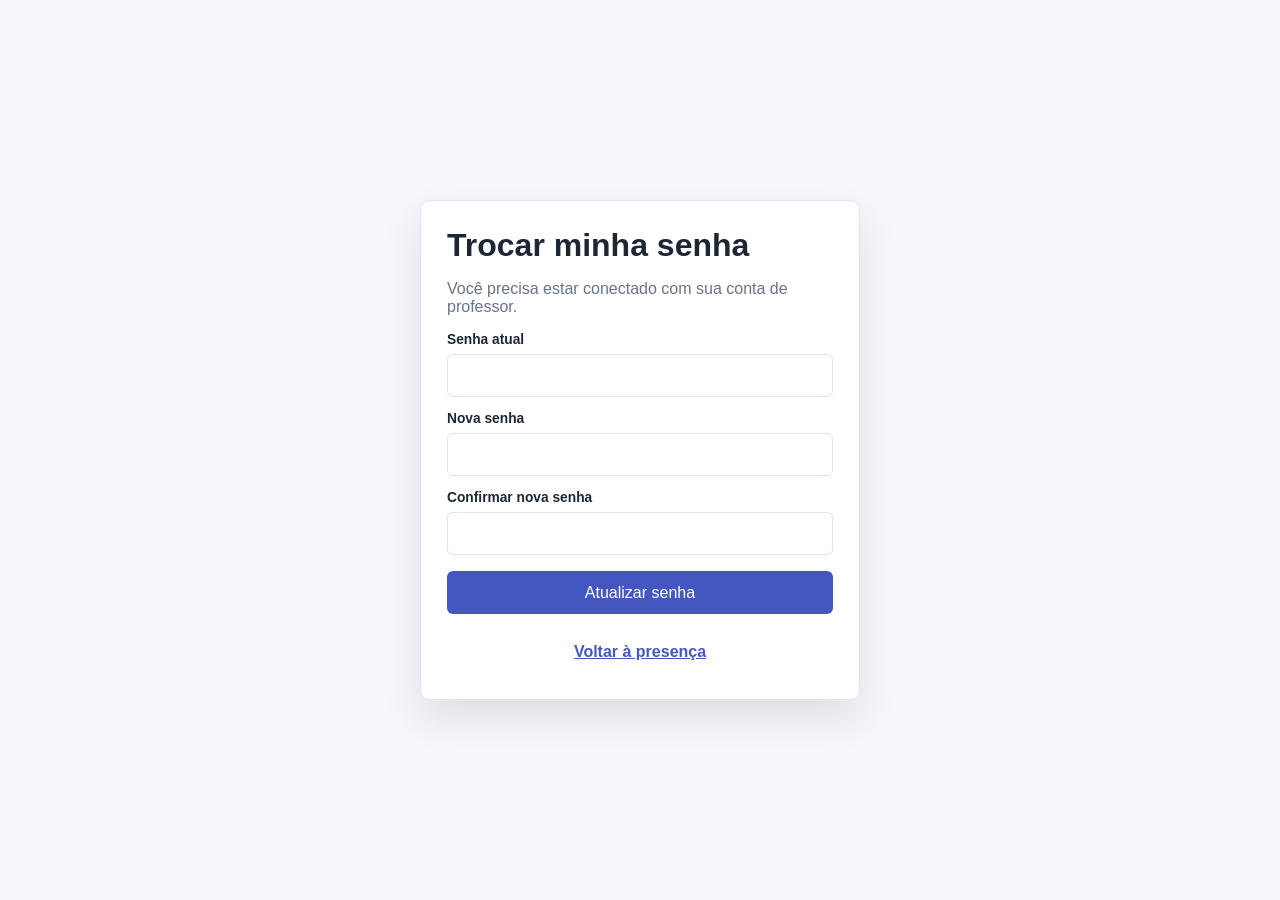
<file: trocar-senha-presenca.html>
<!doctype html><html lang="pt-BR"><head><meta charset="utf-8"><meta name="viewport" content="width=device-width,initial-scale=1"><title>Trocar senha - Presenca ETDA</title><style>
:root{--brand:#4457c0;--bg:#f6f7fb;--line:#dde3ef;--muted:#687385}*{box-sizing:border-box}body{margin:0;min-height:100vh;display:grid;place-items:center;background:var(--bg);font-family:Arial;color:#1d2733}.card{width:min(440px,calc(100% - 24px));padding:26px;border:1px solid var(--line);border-radius:9px;background:#fff;box-shadow:0 18px 40px rgba(37,47,77,.11)}h1{margin:0 0 8px}p{color:var(--muted)}label{display:grid;gap:7px;margin-top:14px;font-size:.86rem;font-weight:800}input{min-height:43px;padding:10px;border:1px solid var(--line);border-radius:6px;font:inherit}button,a{display:flex;align-items:center;justify-content:center;min-height:43px;margin-top:16px;border-radius:6px;font-weight:900}button{width:100%;border:0;background:var(--brand);color:#fff;font:inherit;cursor:pointer}a{color:var(--brand)}.message{font-weight:800}.ok{color:#13834a}.error{color:#b43f4c}</style></head><body><main class="card"><h1>Trocar minha senha</h1><p>Você precisa estar conectado com sua conta de professor.</p><form id="form"><label>Senha atual<input id="current" type="password" required></label><label>Nova senha<input id="next" type="password" minlength="6" required></label><label>Confirmar nova senha<input id="confirm" type="password" minlength="6" required></label><p id="message" class="message"></p><button type="submit">Atualizar senha</button></form><a href="presenca.html">Voltar à presença</a></main><script>
const form=document.querySelector('#form'),message=document.querySelector('#message'),currentInput=document.querySelector('#current'),nextInput=document.querySelector('#next'),confirmInput=document.querySelector('#confirm');form.addEventListener('submit',async(e)=>{e.preventDefault();if(nextInput.value!==confirmInput.value){message.textContent='As novas senhas não conferem.';message.className='message error';return}try{const r=await fetch('/api/attendance-password',{method:'POST',credentials:'same-origin',headers:{'content-type':'application/json','accept':'application/json'},body:JSON.stringify({currentPassword:currentInput.value,newPassword:nextInput.value})});const d=await r.json();if(!r.ok)throw new Error(d.error);message.textContent='Senha atualizada com sucesso.';message.className='message ok';form.reset()}catch(err){message.textContent=err.message||'Não foi possível trocar.';message.className='message error'}});
</script></body></html>
</file>
